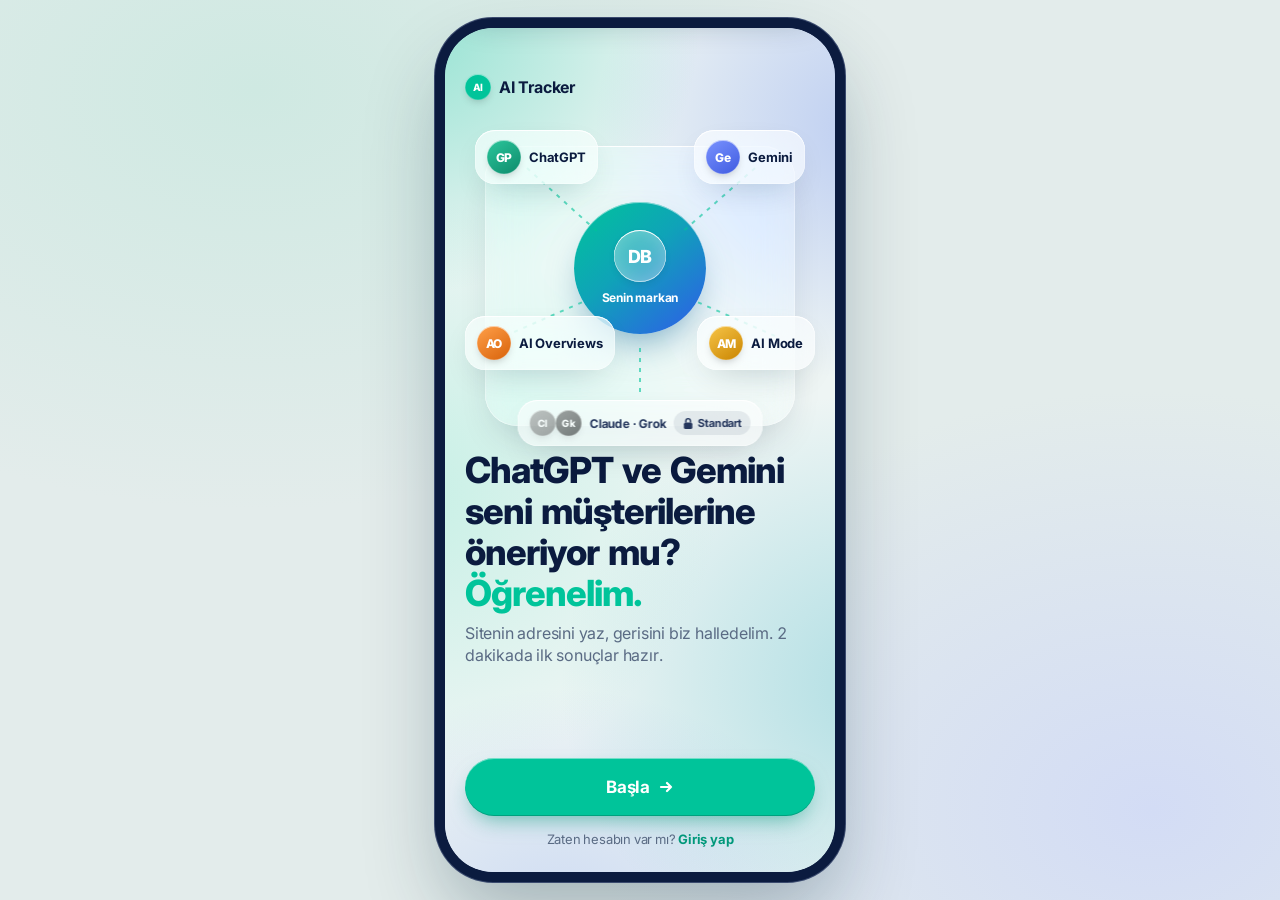
<file: index.html>
<!doctype html>
<html lang="tr">
<head>
<meta charset="utf-8">
<meta name="viewport" content="width=device-width,initial-scale=1,viewport-fit=cover,user-scalable=no">
<title>AI Tracker · Prototip</title>
<meta name="description" content="AI Tracker mobil uygulama prototipi (örnek veri)">
<meta name="theme-color" content="#EEF5F4">
<meta name="apple-mobile-web-app-capable" content="yes">
<meta name="mobile-web-app-capable" content="yes">
<meta name="apple-mobile-web-app-status-bar-style" content="default">
<meta name="apple-mobile-web-app-title" content="AI Tracker">
<meta name="format-detection" content="telephone=no">
<link rel="manifest" href="manifest.webmanifest">
<link rel="apple-touch-icon" href="icons/apple-touch-icon.png">
<link rel="icon" type="image/png" sizes="192x192" href="icons/icon-192.png">
<link rel="preconnect" href="https://fonts.googleapis.com"><link rel="preconnect" href="https://fonts.gstatic.com" crossorigin>
<link href="https://fonts.googleapis.com/css2?family=Inter:wght@400;500;600;700;800&display=swap" rel="stylesheet">
<link rel="stylesheet" href="css/glass.css">
<link rel="stylesheet" href="css/app.css">
</head>
<body>
<div id="app" class="bgfx">
<section class="screen" id="s01"><div class="content" style="padding-top:24px">
 <div class="row" style="gap:8px"><span class="badge xs" style="background:var(--teal)" id="logo">AI</span><b style="font-size:16px" id="logoTxt">AI Tracker</b></div>
 <div style="position:relative;height:330px;margin:16px 0 4px">
  <div style="position:absolute;inset:30px 20px 20px;border-radius:32px;background:rgba(255,255,255,.30);backdrop-filter:blur(20px) saturate(180%);box-shadow:inset 0 1px 0 rgba(255,255,255,.9),inset 0 0 0 .5px rgba(255,255,255,.6),0 20px 40px -20px rgba(6,40,60,.3)"></div>
  <div style="position:absolute;left:50%;top:46%;transform:translate(-50%,-50%);width:132px;height:132px;border-radius:66px;background:var(--g-hero);color:#fff;box-shadow:inset 0 1px 0 rgba(255,255,255,.5),0 18px 36px -12px rgba(15,100,150,.55);display:flex;flex-direction:column;align-items:center;justify-content:center">
   <div class="av" style="width:52px;height:52px;border-radius:26px;background:rgba(255,255,255,.25);color:#fff;font-size:18px">DB</div>
   <div style="font-size:12px;font-weight:700;margin-top:8px">Senin markan</div></div>
  <svg style="position:absolute;inset:0" width="350" height="330"><g stroke="#00C49A" stroke-width="2" stroke-dasharray="4 6" opacity=".6"><line x1="62" y1="52" x2="135" y2="118"/><line x1="290" y1="52" x2="215" y2="118"/><line x1="40" y1="220" x2="120" y2="185"/><line x1="310" y1="220" x2="230" y2="185"/><line x1="175" y1="232" x2="175" y2="282"/></g></svg>
<div style="position:absolute;left:10px;top:14px" class="card row orb"><span class="badge s b-gpt">GP</span><b style="font-size:13px">ChatGPT</b></div>
<div style="position:absolute;right:10px;top:14px" class="card row orb"><span class="badge s b-gem">Ge</span><b style="font-size:13px">Gemini</b></div>
<div style="position:absolute;left:0;top:200px" class="card row orb"><span class="badge s b-gao">AO</span><b style="font-size:13px">AI Overviews</b></div>
<div style="position:absolute;right:0;top:200px" class="card row orb"><span class="badge s b-gam">AM</span><b style="font-size:13px">AI Mode</b></div>
<div style="position:absolute;left:50%;transform:translateX(-50%);bottom:0;white-space:nowrap" class="card row orb lockpill"><span class="badge xs b-cla lockd">Cl</span><span class="badge xs b-grk lockd" style="margin-left:-8px">Gk</span><b style="font-size:12px;color:var(--navy2)">Claude · Grok</b><span class="lkchip"><svg class="lk" width="11" height="13" viewBox="0 0 16 20" fill="none"><rect x="1.5" y="8.5" width="13" height="10" rx="2.5" fill="currentColor"/><path d="M4.5 8.5V6a3.5 3.5 0 017 0v2.5" stroke="currentColor" stroke-width="2.2"/></svg> Standart</span></div>
 </div>
 <h1 style="font-size:36px;line-height:41px">ChatGPT ve Gemini seni müşterilerine öneriyor mu? <span style="color:var(--teal)">Öğrenelim.</span></h1>
 <p class="sub" style="font-size:16px">Sitenin adresini yaz, gerisini biz halledelim. 2 dakikada ilk sonuçlar hazır.</p>
</div>
<div class="bottom"><button class="btn" data-go="s02">Başla <svg width="16" height="16" viewBox="0 0 16 16"><path d="M3 8h10M9 4l4 4-4 4" stroke="currentColor" stroke-width="2.2" fill="none" stroke-linecap="round" stroke-linejoin="round"/></svg></button><p class="small" style="text-align:center;margin-top:14px">Zaten hesabın var mı? <b style="color:var(--teal-d)" data-toast="Giriş prototipte yok — Başla ile devam et">Giriş yap</b></p></div></section>
<section class="screen" id="s02"><div class="content"><div class="nav"><div class="back" data-back><svg width="10" height="16" viewBox="0 0 10 16"><path d="M8 2L2 8l6 6" stroke="#0B1B3F" stroke-width="2.2" fill="none" stroke-linecap="round" stroke-linejoin="round"/></svg></div><div class="steps"><i class="on"></i><i class=""></i><i class=""></i><i class=""></i></div><span class="stepl">1/4</span></div>
 <h2 style="margin-top:16px">Siten hangisi?</h2>
 <p class="sub">Siteni okuyup ne iş yaptığını anlayalım.</p>
 <div class="input" style="margin-top:20px"><svg width="20" height="20" viewBox="0 0 20 20" fill="none"><circle cx="10" cy="10" r="8" stroke="#6B7A90" stroke-width="1.8"/><path d="M2 10h16M10 2c2.5 2.5 2.5 13.5 0 16M10 2c-2.5 2.5-2.5 13.5 0 16" stroke="#6B7A90" stroke-width="1.5"/></svg><input id="siteIn" value="doktorburak.com" inputmode="url" autocapitalize="off" autocorrect="off" spellcheck="false" readonly><span style="margin-left:auto" class="tick" ><span class="tick" style="background:var(--teal)"><svg width="12" height="12" viewBox="0 0 12 12"><path d="M2.5 6.2l2.3 2.3 4.7-5" stroke="#fff" stroke-width="2" fill="none" stroke-linecap="round" stroke-linejoin="round"/></svg></span></span></div>
 <div class="card flat" style="margin-top:16px;padding:16px 18px">
  <div class="lbl" style="margin-bottom:12px">Siteni analiz ettik</div>
  <div class="row small" style="color:var(--navy);margin-bottom:8px"><span class="tick" style="background:var(--teal)"><svg width="12" height="12" viewBox="0 0 12 12"><path d="M2.5 6.2l2.3 2.3 4.7-5" stroke="#fff" stroke-width="2" fill="none" stroke-linecap="round" stroke-linejoin="round"/></svg></span> 14 sayfa okundu</div>
  <div class="row small" style="color:var(--navy);margin-bottom:8px"><span class="tick" style="background:var(--teal)"><svg width="12" height="12" viewBox="0 0 12 12"><path d="M2.5 6.2l2.3 2.3 4.7-5" stroke="#fff" stroke-width="2" fill="none" stroke-linecap="round" stroke-linejoin="round"/></svg></span> Hizmetler ve konum bulundu</div>
  <div class="row small" style="color:var(--navy)"><span class="tick" style="background:var(--teal)"><svg width="12" height="12" viewBox="0 0 12 12"><path d="M2.5 6.2l2.3 2.3 4.7-5" stroke="#fff" stroke-width="2" fill="none" stroke-linecap="round" stroke-linejoin="round"/></svg></span> Google Haritalar kaydı eşleşti</div>
  <div class="row small detect" style="color:var(--navy);margin-top:8px"><span class="tick" style="background:var(--teal)"><svg width="12" height="12" viewBox="0 0 12 12"><path d="M2.5 6.2l2.3 2.3 4.7-5" stroke="#fff" stroke-width="2" fill="none" stroke-linecap="round" stroke-linejoin="round"/></svg></span> <span><b class="catName">Diş hekimi</b> olarak algıladık</span><a class="chg" data-act="cat-open" id="catChg">Değiştir</a></div>
 </div>
 <div class="hl teal" style="margin-top:14px;padding:18px">
  <div class="row"><div class="av" style="background:rgba(255,255,255,.25);color:#fff">DB</div><div><b style="font-size:15px"><span class="who">Dt. Burak</span> · <span class="siteName">doktorburak.com</span></b><div class="small" style="color:rgba(255,255,255,.85)">Kadıköy, İstanbul</div></div></div>
  <p style="font-size:21px;line-height:27px;font-weight:700;letter-spacing:-.5px;margin:14px 0 12px" id="catDesc">İmplant ve estetik diş yapan Kadıköy'de bir diş hekimisin, doğru mu?</p>
  <div style="display:flex;flex-wrap:wrap;gap:6px;margin-bottom:16px" id="catTags"></div>
  <div style="display:flex;gap:10px"><button class="btn sm white" style="flex:1;height:50px" data-go="s03">Evet, doğru</button><button class="btn sm" style="flex:1;height:50px;background:rgba(255,255,255,.22);backdrop-filter:blur(14px) saturate(180%);box-shadow:inset 0 1px 0 rgba(255,255,255,.55),inset 0 0 0 .5px rgba(255,255,255,.35),0 4px 12px -4px rgba(0,0,0,.25)" data-act="edit-site">Düzelt</button></div>
 </div>
</div></section>
<section class="screen" id="s03"><div class="content"><div class="nav"><div class="back" data-back><svg width="10" height="16" viewBox="0 0 10 16"><path d="M8 2L2 8l6 6" stroke="#0B1B3F" stroke-width="2.2" fill="none" stroke-linecap="round" stroke-linejoin="round"/></svg></div><div class="steps"><i class="on"></i><i class="on"></i><i class=""></i><i class=""></i></div><span class="stepl">2/4</span></div>
 <h2 style="margin-top:16px" id="compTitle">3 rakip bulduk</h2>
 <p class="sub">Seni bunlarla kıyaslayacağız. Yanlış olanı çıkar, eksik olanı ekle.</p>
 <div class="card list" style="margin-top:20px;padding:4px 16px" id="compList"></div>
 <button class="btn ghost" style="margin-top:12px;color:var(--teal-d)" data-act="add-comp"><svg width="16" height="16" viewBox="0 0 16 16"><path d="M8 3v10M3 8h10" stroke="currentColor" stroke-width="2.2" stroke-linecap="round"/></svg> Rakip ekle</button>
 <div class="card row flat" style="margin-top:16px;align-items:flex-start"><span class="badge xs" style="background:var(--teal)">i</span><p class="small" style="color:var(--navy2)">Rakipleri, AI'ın Kadıköy'de en sık önerdiği <span class="compNoun">kliniklerden</span> seçtik. İsimler örnek amaçlıdır.</p></div>
</div>
<div class="bottom"><button class="btn" data-go="s04">Devam et</button></div></section>
<section class="screen" id="s04"><div class="content"><div class="nav"><div class="back" data-back><svg width="10" height="16" viewBox="0 0 10 16"><path d="M8 2L2 8l6 6" stroke="#0B1B3F" stroke-width="2.2" fill="none" stroke-linecap="round" stroke-linejoin="round"/></svg></div><div class="steps"><i class="on"></i><i class="on"></i><i class="on"></i><i class=""></i></div><span class="stepl">3/4</span></div>
 <h2 style="margin-top:16px"><span class="audP">Hastalar</span> AI'a şunları soruyor</h2>
 <p class="sub" id="qSub">Bu 10 konuyu her hafta 4 platformda soracağız.</p>
 <div style="display:flex;flex-wrap:wrap;gap:7px;margin-top:16px" id="chipWrap"><span id="chipEnd"></span>
 <div data-act="add-q" style="cursor:pointer;display:inline-flex;align-items:center;gap:6px;height:38px;padding:0 14px;border-radius:20px;border:1.5px dashed var(--teal);color:var(--teal-d);background:rgba(255,255,255,.3);font-size:14px;font-weight:700"><svg width="16" height="16" viewBox="0 0 16 16"><path d="M8 3v10M3 8h10" stroke="currentColor" stroke-width="2.2" stroke-linecap="round"/></svg> Soru ekle</div></div>
</div>
<div class="bottom"><div class="small" style="text-align:center;margin-bottom:12px" id="qFoot"></div><button class="btn" data-act="start-scan">Taramayı başlat</button></div></section>
<section class="screen" id="s05"><div class="content">
 <div class="nav"><span></span><span class="x" style="width:36px;height:36px;border-radius:18px" data-act="skip-scan"><svg width="12" height="12" viewBox="0 0 12 12"><path d="M3 3l6 6M9 3l-6 6" stroke="#6B7A90" stroke-width="1.8" stroke-linecap="round"/></svg></span></div>
 <div style="display:flex;justify-content:center;margin:0 0 10px"><div id="ring" style="width:92px;height:92px;border-radius:46px;background:conic-gradient(var(--teal) 0 0%,rgba(255,255,255,.6) 0% 100%);display:flex;align-items:center;justify-content:center"><div style="width:76px;height:76px;border-radius:38px;background:#F7FBFA;box-shadow:var(--rim),0 4px 12px -4px rgba(6,40,60,.2);display:flex;flex-direction:column;align-items:center;justify-content:center"><b style="font-size:28px;letter-spacing:-1.2px;font-weight:800" id="ringN">0</b><span class="small" style="font-size:11px" id="ringT">/ 100 soru</span></div></div></div>
 <h2 style="text-align:center">AI'a soruyoruz…</h2>
 <p class="sub" style="text-align:center">Her platforma <span class="audG">hastaların</span> sorduğu gibi soruyoruz. Bu birkaç dakika sürebilir.</p>
 <div style="display:flex;flex-direction:column;gap:6px;margin-top:12px" id="scanList"></div>
</div>
<div class="bottom"><div class="card row flat" style="margin-bottom:12px;padding:12px 16px;border-radius:999px"><svg width="22" height="22" viewBox="0 0 22 22" fill="none"><path d="M11 3a5.5 5.5 0 00-5.5 5.5v3.5L4 15h14l-1.5-3V8.5A5.5 5.5 0 0011 3zM9 18a2 2 0 004 0" stroke="#0B1B3F" stroke-width="1.8" stroke-linejoin="round"/></svg><span style="font-size:14px;font-weight:600">Hazır olunca sana bildirim göndereceğiz</span></div><button class="btn ghost" data-act="skip-scan" id="scanBtn">Kapat, bildirim bekle</button></div></section>
<section class="screen" id="s06"><div class="content dockpad" style="padding-top:4px">
 <div class="row" style="justify-content:space-between;height:52px"><div><div class="small" style="font-size:14px">Merhaba <span class="who">Dt. Burak</span> 👋</div><b style="font-size:22px;letter-spacing:-.6px" class="siteName">doktorburak.com</b></div><div class="av" style="width:44px;height:44px;border-radius:22px;background:var(--g-hero);color:#fff;cursor:pointer" data-act="settings" aria-label="Ayarlar">DB</div></div>
 <div class="hl teal" style="margin-top:12px;padding:20px">
  <div class="row" style="justify-content:space-between"><span class="gp">✦ AI görünürlüğün</span><span class="gp" id="visD">▲ +4 bu hafta</span></div>
  <div class="row" style="gap:18px;margin-top:16px">
   <div style="width:116px;height:116px;border-radius:58px;position:relative;flex:none;background:rgba(255,255,255,.16);backdrop-filter:blur(14px);box-shadow:inset 0 1px 0 rgba(255,255,255,.5),inset 0 0 0 .5px rgba(255,255,255,.3)"><div id="visRing" style="position:absolute;inset:0;border-radius:58px;background:conic-gradient(#fff 0 23%,rgba(255,255,255,.18) 23% 100%);-webkit-mask:radial-gradient(farthest-side,transparent calc(100% - 10px),#000 calc(100% - 9px))"></div><div style="position:absolute;inset:0;display:flex;align-items:center;justify-content:center"><b style="font-family:'SF Pro Display',-apple-system,'Inter',system-ui,sans-serif;font-size:40px;font-weight:800;letter-spacing:-2px" id="visN">%23</b></div></div>
   <div><p style="font-size:20px;line-height:25px;font-weight:700;letter-spacing:-.5px">Her 100 aramadan <span style="color:#C9FFEF" id="visK">23</span> tanesinde öneriliyorsun</p><p style="font-size:12px;opacity:.85;margin-top:6px" id="visPrev">Geçen hafta %19</p></div>
  </div>
 <div class="ms"><div class="mi tap" data-act="ms-info" data-m="name"><span class="mk">👤</span><div><b id="msName">%0</b><span>Adın geçiyor</span></div></div><div class="mi tap" data-act="ms-info" data-m="link"><span class="mk">🔗</span><div><b id="msLink">%0</b><span>Siten kaynak</span></div></div></div><p class="wnote">⚖︎ Arama hacmine göre ağırlıklı</p>
 </div>
 <div class="card row tap" style="margin-top:12px;padding:14px 18px" data-tab="s08"><div class="av" style="background:linear-gradient(145deg,#FFD27A,#F5B83D);color:#fff;font-size:22px;font-weight:800">3.</div><div style="flex:1"><b style="font-size:16px">Rakipler arasında 3. sıradasın</b><div class="small">Önünde: <span class="cn0">Moda Diş Kliniği</span>, <span class="cn1">Dt. Selin Aydın</span></div></div><svg width="8" height="14" viewBox="0 0 8 14"><path d="M1.5 1.5L6.5 7l-5 5.5" stroke="#9AA6B8" stroke-width="2" fill="none" stroke-linecap="round" stroke-linejoin="round"/></svg></div>
 <div class="card row tap" style="margin-top:10px;padding:14px 18px" data-tab="s09" id="todoEntry"><div class="av" style="background:linear-gradient(145deg,#FF7A7A,#E5484D);color:#fff;font-size:20px;font-weight:800" id="todoRed">0</div><div style="flex:1;min-width:0"><b style="font-size:16px">Ne yapmalıyım?</b><div class="small" id="todoSub">Acil adımlar</div></div><svg width="8" height="14" viewBox="0 0 8 14"><path d="M1.5 1.5L6.5 7l-5 5.5" stroke="#9AA6B8" stroke-width="2" fill="none" stroke-linecap="round" stroke-linejoin="round"/></svg></div>
 <div class="sec-t" style="margin:18px 4px 10px"><h3>Platformlar</h3><a data-act="plat" data-p="">Tümü</a></div>
 <div style="display:grid;grid-template-columns:1fr 1fr;gap:10px">
  <div class="card tap" style="padding:14px" data-act="plat" data-p="gpt"><div class="row" style="justify-content:space-between"><span class="badge s b-gpt">GP</span><span id="pc-gpt"><span class="chip c-y"><span class="dot d-y"></span>Orta</span></span></div><div class="small" style="margin-top:8px;font-size:11px;font-weight:700;letter-spacing:.3px">OPENAI</div><b style="font-size:15px;display:block">ChatGPT</b><div class="small" style="margin-top:2px" id="pv-gpt">23 soruda öneriyor</div></div><div class="card tap" style="padding:14px" data-act="plat" data-p="gem"><div class="row" style="justify-content:space-between"><span class="badge s b-gem">Ge</span><span id="pc-gem"><span class="chip c-g"><span class="dot d-g"></span>İyi</span></span></div><div class="small" style="margin-top:8px;font-size:11px;font-weight:700;letter-spacing:.3px">GOOGLE</div><b style="font-size:15px;display:block">Gemini</b><div class="small" style="margin-top:2px" id="pv-gem">41 soruda öneriyor</div></div><div class="card tap" style="padding:14px" data-act="plat" data-p="gao"><div class="row" style="justify-content:space-between"><span class="badge s b-gao">AO</span><span id="pc-gao"><span class="chip c-r"><span class="dot d-r"></span>Zayıf</span></span></div><div class="small" style="margin-top:8px;font-size:11px;font-weight:700;letter-spacing:.3px">GOOGLE</div><b style="font-size:15px;display:block">AI Overviews</b><div class="small" style="margin-top:2px" id="pv-gao">11 soruda öneriyor</div></div><div class="card tap" style="padding:14px" data-act="plat" data-p="gam"><div class="row" style="justify-content:space-between"><span class="badge s b-gam">AM</span><span id="pc-gam"><span class="chip c-y"><span class="dot d-y"></span>Orta</span></span></div><div class="small" style="margin-top:8px;font-size:11px;font-weight:700;letter-spacing:.3px">GOOGLE</div><b style="font-size:15px;display:block">AI Mode</b><div class="small" style="margin-top:2px" id="pv-gam">29 soruda öneriyor</div></div><div class="card pwide tap locked" style="padding:14px;grid-column:1 / -1" data-act="locked"><div class="row" style="gap:12px"><span class="badge s b-cla lockd">Cl</span><span class="badge s b-grk lockd" style="margin-left:-20px">Gk</span><div style="flex:1;min-width:0"><b style="font-size:15px;display:block">Claude ve Grok</b><div class="small" style="margin-top:2px">Standart'ta açılır</div></div><span class="lkchip"><svg class="lk" width="11" height="13" viewBox="0 0 16 20" fill="none"><rect x="1.5" y="8.5" width="13" height="10" rx="2.5" fill="currentColor"/><path d="M4.5 8.5V6a3.5 3.5 0 017 0v2.5" stroke="currentColor" stroke-width="2.2"/></svg> Kilitli</span></div></div>
 </div>
<p class="small" style="text-align:center;margin:14px 0 4px;opacity:.8">Sayılar ve isimler örnek veridir.</p></div></section>
<section class="screen" id="sQ"><div class="content dockpad" style="padding-top:4px">
 <div class="row" style="justify-content:space-between;height:44px"><h2>Sorular</h2><span class="chip c-n tap" style="height:32px;padding:0 12px;font-size:13px" data-act="add-q-main">+ Soru ekle</span></div>
 <p class="sub" style="margin-top:4px" id="qlSub"></p>
 <div class="row" style="justify-content:space-between;margin-top:8px"><span class="small" id="sortNote">Öneme göre sıralı · aylık Google araması</span><span class="chip c-n tap" style="height:30px;padding:0 11px;font-size:12px" data-act="sort" id="sortBtn">Sırala: Önem ▾</span></div>
 <div class="pfil" id="pfil"></div>
 <div class="card list" style="margin-top:12px;padding:2px 16px" id="qList"></div>
 <p class="small" style="text-align:center;margin:14px 0 4px;opacity:.8">Sonuçlar örnek veridir.</p>
</div></section>
<section class="screen" id="s07"><div class="content dockpad" style="padding-top:0">
 <div class="nav"><div class="back" data-back><svg width="10" height="16" viewBox="0 0 10 16"><path d="M8 2L2 8l6 6" stroke="#0B1B3F" stroke-width="2.2" fill="none" stroke-linecap="round" stroke-linejoin="round"/></svg></div><b style="font-size:17px">Soru detayı</b><span style="width:40px"></span></div>
 <div class="lbl" style="margin-top:8px"><span class="audG">Hastaların</span> sorusu</div>
 <h2 style="font-size:25px;line-height:30px;margin-top:4px;letter-spacing:-.7px" id="qdTitle">“Kadıköy'de en iyi diş hekimi kim?”</h2>
 <div class="row" style="gap:6px;margin-top:8px;flex-wrap:wrap" id="qdMeta"></div>
 <div id="qdHero"></div>
 <div class="card list" style="margin-top:10px;padding:0 16px" id="qdList"></div>
 <div style="display:grid;grid-template-columns:1fr 1fr;gap:10px;margin-top:10px">
  <div class="card" style="padding:12px 16px;border-radius:24px"><div class="lbl" style="font-size:11px">Algı</div><div style="display:flex;flex-direction:column;gap:5px;margin-top:8px;font-size:13px;font-weight:600"><span class="row" style="gap:6px"><span class="dot d-g"></span>Olumlu<b style="margin-left:auto">2</b></span><span class="row" style="gap:6px"><span class="dot" style="background:#C9D2DE"></span>Olumsuz<b style="margin-left:auto">0</b></span><span class="row" style="gap:6px"><span class="dot d-r"></span>Yanlış bilgi<b style="margin-left:auto">1</b></span></div></div>
  <div class="card" style="padding:12px 14px;border-radius:24px"><div class="lbl" style="font-size:11px">Kaynaklar</div><div style="display:flex;flex-wrap:wrap;gap:5px;margin-top:8px"><span class="chip c-n" style="font-size:11px;height:24px">Google Haritalar</span><span class="chip c-n" style="font-size:11px;height:24px" class="dir">Doktortakvimi</span><span class="chip c-n" style="font-size:11px;height:24px">Şikayetvar</span></div></div>
 </div>
</div></section>
<section class="screen" id="s08"><div class="content dockpad" style="padding-top:4px">
 <div class="row" style="justify-content:space-between;height:44px"><h2>Rakipler</h2><span class="chip c-n tap" style="height:32px;padding:0 12px;font-size:13px" data-act="period" id="period">Son 7 gün ▾</span></div>
 <div class="card" style="margin-top:12px">
  <div class="small" style="font-weight:600">AI önerilerindeki ses payın</div>
  <div class="row" style="align-items:baseline;gap:8px;margin:0 0 10px"><b style="font-family:'SF Pro Display',-apple-system,'Inter',system-ui,sans-serif;font-size:56px;line-height:60px;font-weight:800;letter-spacing:-2.5px;background:var(--g-hero);-webkit-background-clip:text;color:transparent">%15</b><span style="font-size:18px;font-weight:700">payın var</span><span class="chip c-g" style="margin-left:auto">▲ +3</span></div>
  <div style="margin-bottom:6px"><div class="row" style="justify-content:space-between;font-size:14px;font-weight:600;margin-bottom:6px;color:var(--navy)"><span><span class="cn0">Moda Diş Kliniği</span></span><span>%34</span></div><div class="bar"><i style="width:100.0%;background:linear-gradient(90deg,#24365C,#0B1B3F)"></i></div></div><div style="margin-bottom:6px"><div class="row" style="justify-content:space-between;font-size:14px;font-weight:600;margin-bottom:6px;color:var(--navy)"><span><span class="cn1">Dt. Selin Aydın</span></span><span>%27</span></div><div class="bar"><i style="width:79.41176470588235%;background:linear-gradient(90deg,#8494B3,#5B6E8F)"></i></div></div><div style="margin-bottom:6px"><div class="row" style="justify-content:space-between;font-size:14px;font-weight:800;margin-bottom:6px;color:var(--teal-d)"><span>Sen · doktorburak.com</span><span>%15</span></div><div class="bar"><i style="width:44.11764705882353%;background:var(--g-hero)"></i></div></div><div style="margin-bottom:6px"><div class="row" style="justify-content:space-between;font-size:14px;font-weight:600;margin-bottom:6px;color:var(--navy)"><span><span class="cn2">Kadıköy Gülüş Merkezi</span></span><span>%12</span></div><div class="bar"><i style="width:35.294117647058826%;background:#A9B5C7"></i></div></div><div style="margin-bottom:6px"><div class="row" style="justify-content:space-between;font-size:14px;font-weight:600;margin-bottom:6px;color:var(--navy)"><span>Diğer</span><span>%12</span></div><div class="bar"><i style="width:35.294117647058826%;background:#CDD5E0"></i></div></div>
 </div>
 <div class="sec-t" style="margin:16px 4px 8px"><h3>Sıralama</h3><span class="small">Hacme göre ağırlıklı</span></div>
 <div class="card list rk" style="padding:4px 16px"><div class="rkh"><span style="flex:1">İsim</span><span class="c">Adı geçiyor</span><span class="c">Kaynak</span></div><div id="rankList"></div></div>
<p class="small" style="text-align:center;margin:14px 0 4px;opacity:.8">Örnek veri</p></div></section>
<section class="screen" id="s09"><div class="content dockpad" style="padding-top:4px">
 <div style="height:48px;display:flex;align-items:center"><h2>Ne yapmalıyım?</h2></div>
 <p class="sub" style="margin-top:0" id="todoIntro">Önce kırmızılar: en çok aranan sorulardan başladık.</p>
 <div class="pfil" id="tfil"></div>
 <div id="todoList" style="display:flex;flex-direction:column;gap:10px;margin-top:10px"></div>
 <p class="small" style="text-align:center;margin:14px 0 4px;opacity:.8">Öneriler örnek veriye dayanır.</p>
</div></section>
<section class="screen lock" id="s10" style="background:radial-gradient(300px 300px at 15% 18%,rgba(0,230,180,.85),transparent 70%),radial-gradient(320px 320px at 95% 40%,rgba(47,91,234,.9),transparent 70%),radial-gradient(360px 360px at 20% 85%,rgba(15,163,184,.9),transparent 70%),radial-gradient(300px 300px at 90% 100%,rgba(120,230,200,.7),transparent 70%),#0B1B3F"><div class="content" style="color:#fff;align-items:center;padding-top:6px">
 <svg width="16" height="20" viewBox="0 0 16 20" fill="none"><rect x="1.5" y="8.5" width="13" height="10" rx="2.5" fill="#fff"/><path d="M4.5 8.5V6a3.5 3.5 0 017 0v2.5" stroke="#fff" stroke-width="2"/></svg>
 <div style="font-size:18px;font-weight:600;margin-top:6px;opacity:.9" id="lsDate">Perşembe 29 Ekim</div>
 <div style="font-family:'SF Pro Display',-apple-system,'Inter',system-ui,sans-serif;font-size:104px;font-weight:700;line-height:108px;letter-spacing:-4px" id="lsTime">9:41</div>
 <div style="width:100%;display:flex;flex-direction:column;gap:8px;margin-top:28px">
  <div style="font-size:13px;font-weight:600;opacity:.75;padding-left:6px">Bildirim Merkezi</div>
  <div class="tap" data-ntf="s06" style="background:rgba(255,255,255,.58);backdrop-filter:blur(26px) saturate(180%);-webkit-backdrop-filter:blur(26px) saturate(180%);box-shadow:inset 0 1px 0 rgba(255,255,255,.7),inset 0 0 0 .5px rgba(255,255,255,.4),0 10px 24px -12px rgba(0,0,0,.35);border-radius:26px;padding:12px 14px;display:flex;gap:10px;align-items:flex-start">
<span class="badge s" style="background:var(--g-hero);border-radius:10px;font-size:11px">AI</span>
<div style="flex:1;min-width:0"><div class="row" style="justify-content:space-between"><b style="font-size:14px">AI Tracker</b><span style="font-size:12px;color:rgba(11,27,63,.65)">şimdi</span></div>
<p style="font-size:14px;line-height:19px;color:var(--navy);margin-top:2px">🎉 Bu hafta ChatGPT seni 2 soruda daha önerdi. Toplamda 23 soruda öneriliyorsun.</p></div></div>
  <div class="tap" data-ntf="s08" style="background:rgba(255,255,255,.58);backdrop-filter:blur(26px) saturate(180%);-webkit-backdrop-filter:blur(26px) saturate(180%);box-shadow:inset 0 1px 0 rgba(255,255,255,.7),inset 0 0 0 .5px rgba(255,255,255,.4),0 10px 24px -12px rgba(0,0,0,.35);border-radius:26px;padding:12px 14px;display:flex;gap:10px;align-items:flex-start">
<span class="badge s" style="background:var(--g-hero);border-radius:10px;font-size:11px">AI</span>
<div style="flex:1;min-width:0"><div class="row" style="justify-content:space-between"><b style="font-size:14px">AI Tracker</b><span style="font-size:12px;color:rgba(11,27,63,.65)">2 sa önce</span></div>
<p style="font-size:14px;line-height:19px;color:var(--navy);margin-top:2px">⚠️ Rakibin <span class="cn0">Moda Diş Kliniği</span> seni geçti: “<span class="q1">İmplant için kime gitmeliyim</span>” sorusunda 1. sırada.</p></div></div>
  <div class="tap" data-ntf="s07:0" style="background:rgba(255,255,255,.58);backdrop-filter:blur(26px) saturate(180%);-webkit-backdrop-filter:blur(26px) saturate(180%);box-shadow:inset 0 1px 0 rgba(255,255,255,.7),inset 0 0 0 .5px rgba(255,255,255,.4),0 10px 24px -12px rgba(0,0,0,.35);border-radius:26px;padding:12px 14px;display:flex;gap:10px;align-items:flex-start">
<span class="badge s" style="background:var(--g-hero);border-radius:10px;font-size:11px">AI</span>
<div style="flex:1;min-width:0"><div class="row" style="justify-content:space-between"><b style="font-size:14px">AI Tracker</b><span style="font-size:12px;color:rgba(11,27,63,.65)">dün</span></div>
<p style="font-size:14px;line-height:19px;color:var(--navy);margin-top:2px">📍 AI eski adresini söylüyor — düzeltmek için dokun.</p></div></div>
  <div class="tap" data-ntf="s06" style="background:rgba(255,255,255,.58);backdrop-filter:blur(26px) saturate(180%);-webkit-backdrop-filter:blur(26px) saturate(180%);box-shadow:inset 0 1px 0 rgba(255,255,255,.7),inset 0 0 0 .5px rgba(255,255,255,.4),0 10px 24px -12px rgba(0,0,0,.35);border-radius:26px;padding:12px 14px;display:flex;gap:10px;align-items:flex-start">
<span class="badge s" style="background:var(--g-hero);border-radius:10px;font-size:11px">AI</span>
<div style="flex:1;min-width:0"><div class="row" style="justify-content:space-between"><b style="font-size:14px">AI Tracker</b><span style="font-size:12px;color:rgba(11,27,63,.65)">Pzt</span></div>
<p style="font-size:14px;line-height:19px;color:var(--navy);margin-top:2px">Haftalık özetin hazır: görünürlüğün <span class="vPrev">%19</span> → <span class="vNow">%23</span>. Google AI Mode’da ilk kez 3. sıraya çıktın.</p></div></div>
 </div>
</div>
<div class="ls-foot"><button class="ls-close" data-act="close-ntf">Kapat</button><div class="small" style="color:rgba(255,255,255,.7);margin-top:10px">Bildirimler örnektir · dokununca ilgili ekran açılır</div></div></section>
<div class="edge" id="edge"></div><div class="dock"><div class="gbar"><div class="gt" data-tab="s06"><svg viewBox="0 0 26 26" fill="none"><path d="M4 11.5L13 4l9 7.5V21a1 1 0 01-1 1h-5v-6h-6v6H5a1 1 0 01-1-1z" stroke="currentColor" stroke-width="2" stroke-linejoin="round" fill="rgba(0,196,154,.18)"/></svg><span>Ana sayfa</span></div><div class="gt" data-tab="sQ"><svg viewBox="0 0 26 26" fill="none"><path d="M5 6.5A2.5 2.5 0 017.5 4h11A2.5 2.5 0 0121 6.5v8a2.5 2.5 0 01-2.5 2.5H11l-5 4v-4.2A2.5 2.5 0 015 14.5z" stroke="currentColor" stroke-width="2" stroke-linejoin="round" /></svg><span>Sorular</span></div><div class="gt" data-tab="s08"><svg viewBox="0 0 26 26" fill="none"><rect x="4" y="13" width="4.5" height="9" rx="1.2" stroke="currentColor" stroke-width="2" /><rect x="10.75" y="5" width="4.5" height="17" rx="1.2" stroke="currentColor" stroke-width="2" /><rect x="17.5" y="9" width="4.5" height="13" rx="1.2" stroke="currentColor" stroke-width="2" /></svg><span>Rakipler</span></div><div class="gt" data-tab="s09"><svg viewBox="0 0 26 26" fill="none"><path d="M13 3.5a6.5 6.5 0 00-3.9 11.7c.6.5.9 1.1.9 1.8v.5h6V17c0-.7.3-1.3.9-1.8A6.5 6.5 0 0013 3.5z" stroke="currentColor" stroke-width="2" stroke-linejoin="round" /><path d="M10.5 21h5" stroke="currentColor" stroke-width="2" stroke-linecap="round"/></svg><span>Öneriler</span></div></div><div class="gbtn" data-act="open-ntf" aria-label="Bildirimler"><svg width="24" height="24" viewBox="0 0 22 22" fill="none"><path d="M11 3a5.5 5.5 0 00-5.5 5.5v3.5L4 15h14l-1.5-3V8.5A5.5 5.5 0 0011 3zM9 18a2 2 0 004 0" stroke="currentColor" stroke-width="1.9" stroke-linejoin="round"/></svg><i></i></div></div>
<div id="banner" class="banner" data-act="banner"><span class="badge s" style="background:var(--g-hero);border-radius:10px;font-size:11px">AI</span><div><b style="font-size:14px">Sonuçların hazır</b><div class="small" style="color:var(--navy2)" id="bannerT">Her 100 aramadan 23 tanesinde öneriliyorsun (örnek)</div></div></div>
<div id="toast" class="toast"></div>
<div id="catSheet" class="sheet-wrap"><div class="sheet card catsheet"><div class="grab"></div><b style="font-size:19px;letter-spacing:-.4px">Ne iş yapıyorsun?</b><p class="small" style="margin:4px 0 10px">Siteni okuyup tahmin ettik. Yanlışsa seç; soru önerilerini buna göre hazırlarız.</p><div class="lbl" style="margin:6px 2px 6px">Sağlık</div><div class="card list catlist" id="catH"></div><div class="lbl" style="margin:14px 2px 6px">Diğer işler</div><div class="card list catlist" id="catG"></div><button class="btn ghost" style="margin-top:12px" data-act="cat-close">Kapat</button></div></div>
<div id="sheet" class="sheet-wrap"><div class="sheet card"><b style="font-size:17px">Prototip ayarları</b><p class="small" style="margin:6px 0 14px">Bu bir tıklanabilir prototip; tüm veriler örnektir.</p><button class="btn" data-act="reset">Baştan başla</button><button class="btn ghost" style="margin-top:10px" data-act="close-sheet">Kapat</button></div></div>
</div>
<script src="js/app.js"></script>
</body>
</html>
</file>
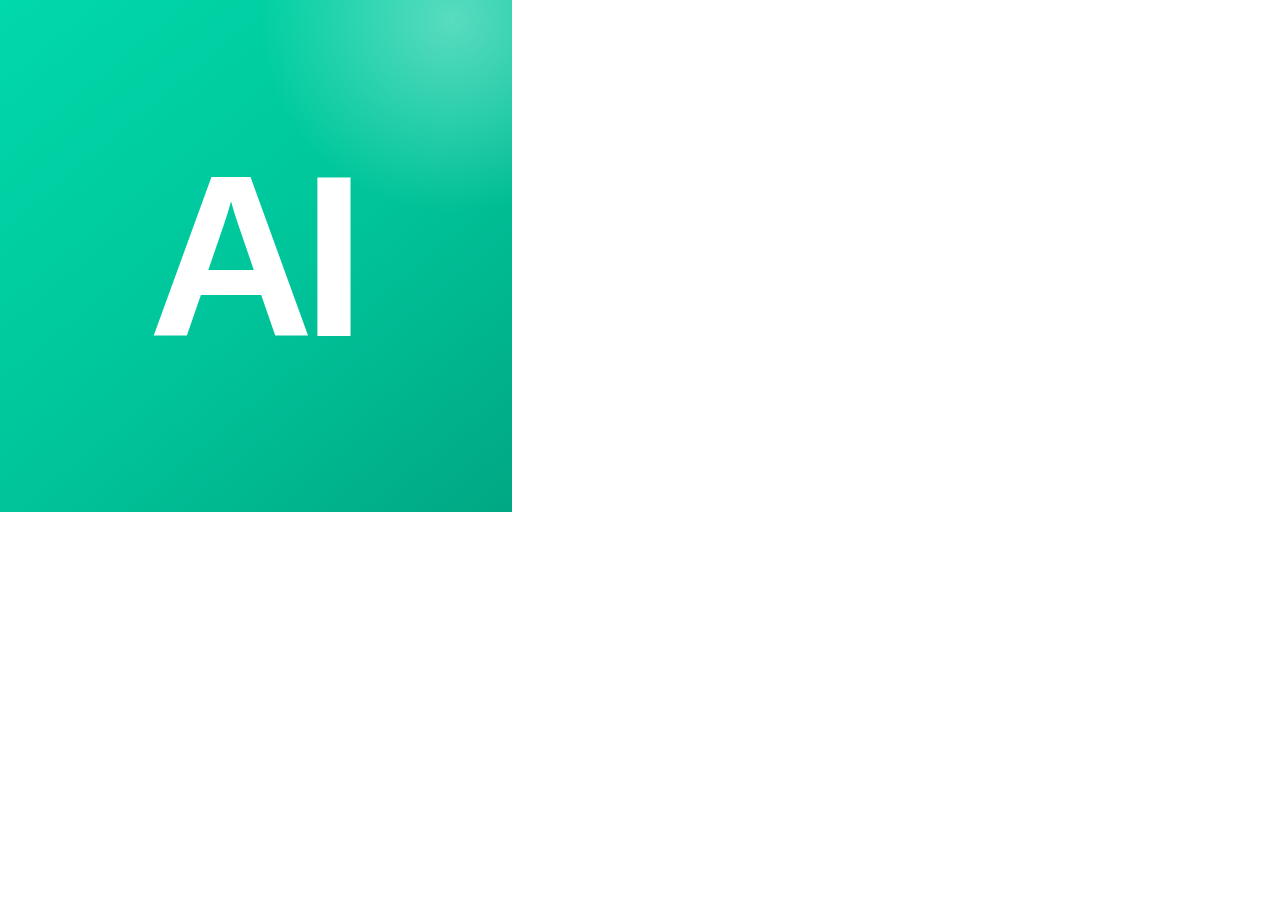
<file: src/icon.html>
<html><body style="margin:0"><div id="i" style="width:512px;height:512px;background:linear-gradient(140deg,#00D9AA 0%,#00C49A 55%,#00A884 100%);display:flex;align-items:center;justify-content:center;position:relative;overflow:hidden;font-family:Inter,Arial,sans-serif">
<div style="position:absolute;width:420px;height:420px;border-radius:50%;right:-150px;top:-190px;background:radial-gradient(circle,rgba(255,255,255,.35),transparent 65%)"></div>
<span style="color:#fff;font-weight:800;font-size:230px;letter-spacing:-12px;position:relative;margin-left:-10px">AI</span></div></body></html>
</file>
<file: css/glass.css>
/* AI Tracker · iOS 26 Liquid Glass */
:root{--teal:#00C49A;--teal-d:#00987A;--teal-l:rgba(0,196,154,.16);--navy:#0B1B3F;--navy2:#24365C;--mut:#5A6B84;
--yel:#F5B83D;--yel-l:rgba(245,184,61,.20);--red:#EF5B5B;--red-l:rgba(239,91,91,.16);
--surf:rgba(255,255,255,.55);--bd:rgba(11,27,63,.08);
--gpt:#10A37F;--gem:#4C6EF5;--cla:#D97757;--grk:#111111;--gai:#E8710A;
--glass:rgba(255,255,255,.46);--glass-strong:rgba(255,255,255,.72);--blur:blur(22px) saturate(190%);
--rim:inset 0 1px 0 rgba(255,255,255,.95),inset 0 -1px 0 rgba(255,255,255,.35),inset 0 0 0 .5px rgba(255,255,255,.6),inset 0 0 18px rgba(255,255,255,.22);
--lift:0 10px 30px -10px rgba(6,40,60,.26),0 2px 6px rgba(6,40,60,.07);
--g-hero:linear-gradient(140deg,#00C49A 0%,#0FA3B8 45%,#2F5BEA 100%);
--g-red:linear-gradient(140deg,#FF7A6B 0%,#EF5B5B 45%,#C2346E 100%);
--g-navy:linear-gradient(150deg,#13284F 0%,#0B1B3F 55%,#00876C 130%);}
*{box-sizing:border-box;margin:0;padding:0}
html,body{font-family:"SF Pro Text","SF Pro Display",-apple-system,"Inter",system-ui,sans-serif;color:var(--navy);-webkit-font-smoothing:antialiased;letter-spacing:-.2px;font-variant-numeric:tabular-nums}
body.single{width:390px;height:844px;overflow:hidden}
.bgfx,.phone{background:
 radial-gradient(420px 380px at -10% 0%,rgba(0,196,154,.38),transparent 70%),
 radial-gradient(400px 360px at 110% 12%,rgba(47,91,234,.26),transparent 70%),
 radial-gradient(460px 420px at -12% 55%,rgba(120,230,200,.34),transparent 70%),
 radial-gradient(460px 420px at 112% 78%,rgba(15,163,184,.28),transparent 70%),
 radial-gradient(420px 360px at 30% 108%,rgba(47,91,234,.18),transparent 70%),
 #EEF5F4}
.phone{width:390px;height:844px;position:relative;overflow:hidden;display:flex;flex-direction:column}
.sb{height:54px;flex:none;display:flex;align-items:center;justify-content:space-between;padding:8px 30px 0 40px;font-weight:600;font-size:17px;letter-spacing:-.3px;position:relative;z-index:30}
.sb .ic{display:flex;gap:6px;align-items:center}
.hi{position:absolute;bottom:8px;left:50%;transform:translateX(-50%);width:134px;height:5px;border-radius:3px;background:var(--navy);z-index:50}
.hi.light{background:#fff}
.content{flex:1;padding:6px 20px 0;overflow:hidden;display:flex;flex-direction:column}
.content.dockpad{padding-bottom:112px}
.nav{display:flex;align-items:center;justify-content:space-between;height:44px;flex:none}
.back,.x{background:var(--glass);backdrop-filter:var(--blur);-webkit-backdrop-filter:var(--blur);box-shadow:var(--rim),0 4px 12px -4px rgba(6,40,60,.22)}
.back{width:40px;height:40px;border-radius:20px;display:flex;align-items:center;justify-content:center}
.steps{display:flex;gap:6px;padding:8px 12px;border-radius:999px;background:var(--glass);backdrop-filter:var(--blur);box-shadow:var(--rim)}
.steps i{width:22px;height:5px;border-radius:3px;background:rgba(11,27,63,.12)}.steps i.on{background:var(--teal)}
.stepl{font-size:14px;color:var(--mut);font-weight:600}
h1{font-family:"SF Pro Display",-apple-system,"Inter",system-ui,sans-serif;font-size:34px;line-height:39px;font-weight:800;letter-spacing:-1px}
h2{font-family:"SF Pro Display",-apple-system,"Inter",system-ui,sans-serif;font-size:30px;line-height:35px;font-weight:800;letter-spacing:-.9px}
h3{font-size:20px;line-height:25px;font-weight:700;letter-spacing:-.5px}
.sub{font-size:16px;line-height:22px;color:var(--mut);margin-top:8px}
.small{font-size:13px;line-height:18px;color:var(--mut)}
.lbl{font-size:12px;font-weight:700;letter-spacing:.6px;text-transform:uppercase;color:var(--mut)}
.card{background:rgba(255,255,255,.62);backdrop-filter:blur(24px) saturate(170%);-webkit-backdrop-filter:blur(24px) saturate(170%);border-radius:30px;padding:18px;
 box-shadow:inset 0 1px 0 rgba(255,255,255,.9),inset 0 0 0 .5px rgba(255,255,255,.6),0 12px 34px -16px rgba(6,40,60,.30)}
.card.flat{background:rgba(255,255,255,.40)}
/* gradient highlight cards */
.hl{color:#fff;border-radius:30px;padding:20px;position:relative;overflow:hidden;box-shadow:inset 0 1px 0 rgba(255,255,255,.45),inset 0 0 0 .5px rgba(255,255,255,.25),0 18px 40px -16px rgba(15,100,150,.55)}
.hl::before{content:"";position:absolute;width:260px;height:260px;border-radius:50%;right:-90px;top:-120px;background:radial-gradient(circle,rgba(255,255,255,.35),transparent 65%)}
.hl::after{content:"";position:absolute;width:220px;height:220px;border-radius:50%;left:-80px;bottom:-130px;background:radial-gradient(circle,rgba(255,255,255,.18),transparent 65%)}
.hl>*{position:relative;z-index:1}
.hl.teal{background:var(--g-hero)}.hl.red{background:var(--g-red);box-shadow:inset 0 1px 0 rgba(255,255,255,.45),0 18px 40px -16px rgba(200,50,90,.55)}.hl.navy{background:var(--g-navy)}
.gp{display:inline-flex;align-items:center;gap:6px;height:30px;padding:0 12px;border-radius:999px;font-size:13px;font-weight:700;color:#fff;background:rgba(255,255,255,.20);backdrop-filter:blur(14px) saturate(180%);-webkit-backdrop-filter:blur(14px) saturate(180%);
 box-shadow:inset 0 1px 0 rgba(255,255,255,.55),inset 0 0 0 .5px rgba(255,255,255,.35),0 4px 12px -4px rgba(0,0,0,.25)}
.gbox{background:rgba(255,255,255,.18);backdrop-filter:blur(14px) saturate(180%);border-radius:20px;padding:12px 14px;box-shadow:inset 0 1px 0 rgba(255,255,255,.5),inset 0 0 0 .5px rgba(255,255,255,.3)}
.btn{height:58px;border-radius:999px;background:var(--teal);color:#fff;font-weight:700;font-size:17px;display:flex;align-items:center;justify-content:center;gap:8px;border:0;width:100%;font-family:inherit;letter-spacing:-.3px;
 box-shadow:inset 0 1px 0 rgba(255,255,255,.45),inset 0 -1px 0 rgba(0,0,0,.18),0 10px 22px -8px rgba(0,150,120,.6)}
.btn.dark{background:rgba(11,27,63,.9);box-shadow:inset 0 1px 0 rgba(255,255,255,.25),0 10px 22px -8px rgba(11,27,63,.55)}
.btn.ghost,.btn.out{background:var(--glass);color:var(--navy);backdrop-filter:var(--blur);-webkit-backdrop-filter:var(--blur);box-shadow:var(--rim),var(--lift);border:0}
.btn.white{background:#fff;color:var(--navy);box-shadow:inset 0 -1px 0 rgba(0,0,0,.06),0 8px 18px -8px rgba(0,0,0,.35)}
.btn.sm{height:42px;font-size:15px;width:auto;padding:0 18px}
.bottom{padding:12px 20px 36px;flex:none}
.badge{width:44px;height:44px;border-radius:22px;color:#fff;font-weight:800;font-size:15px;display:flex;align-items:center;justify-content:center;flex:none;letter-spacing:-.3px;box-shadow:inset 0 1px 0 rgba(255,255,255,.45),inset 0 0 0 .5px rgba(255,255,255,.3),0 4px 10px -4px rgba(0,0,0,.3)}
.badge.s{width:34px;height:34px;font-size:12px;border-radius:17px}
.badge.xs{width:26px;height:26px;font-size:10px;border-radius:13px}
.b-gpt{background:linear-gradient(145deg,#2BC79C,#0E8A6B)}.b-gem{background:linear-gradient(145deg,#7A93FF,#3F5BE0)}.b-cla{background:linear-gradient(145deg,#D97757,#9A4128)}.b-grk{background:linear-gradient(145deg,#4A4A4A,#000)}.b-gai{background:linear-gradient(145deg,#FFA04A,#D8620A)}
.chip{display:inline-flex;align-items:center;gap:5px;height:28px;padding:0 11px;border-radius:999px;font-size:12.5px;font-weight:700}
.c-g{background:rgba(0,196,154,.16);color:#00866B}.c-y{background:rgba(245,184,61,.22);color:#9A6608}.c-r{background:rgba(239,91,91,.16);color:#C93636}
.c-n{background:var(--glass);color:var(--navy2);backdrop-filter:var(--blur);box-shadow:var(--rim)}
.dot{width:8px;height:8px;border-radius:4px;display:inline-block;flex:none}
.d-g{background:var(--teal)}.d-y{background:var(--yel)}.d-r{background:var(--red)}
.row{display:flex;align-items:center;gap:12px}
.list .item{display:flex;align-items:center;gap:12px;padding:12px 0;border-bottom:1px solid var(--bd)}
.list .item:last-child{border-bottom:0}
.x{width:30px;height:30px;border-radius:15px;display:flex;align-items:center;justify-content:center;flex:none;margin-left:auto}
.av{width:44px;height:44px;border-radius:15px;background:rgba(255,255,255,.7);display:flex;align-items:center;justify-content:center;font-weight:800;font-size:15px;color:var(--navy2);flex:none;box-shadow:var(--rim),0 3px 8px -3px rgba(6,40,60,.2)}
.input{height:60px;border-radius:999px;display:flex;align-items:center;padding:0 10px 0 20px;gap:10px;font-size:18px;font-weight:600;background:var(--glass-strong);backdrop-filter:var(--blur);box-shadow:var(--rim),var(--lift),0 0 0 2px rgba(0,196,154,.55)}
.bar{height:12px;border-radius:6px;background:rgba(11,27,63,.07);overflow:hidden;box-shadow:inset 0 1px 2px rgba(11,27,63,.06)}.bar i{display:block;height:100%;border-radius:6px;box-shadow:inset 0 1px 0 rgba(255,255,255,.4)}
.sec-t{display:flex;justify-content:space-between;align-items:baseline;margin:20px 4px 10px}
.sec-t a{font-size:15px;font-weight:600;color:var(--teal-d)}
.tick{width:24px;height:24px;border-radius:12px;display:flex;align-items:center;justify-content:center;flex:none;box-shadow:inset 0 1px 0 rgba(255,255,255,.45),0 2px 6px -2px rgba(0,0,0,.25)}
/* floating dock */
.dock{position:absolute;left:20px;right:20px;bottom:30px;height:64px;display:flex;justify-content:space-between;align-items:center;z-index:40}
.gbar,.gbtn{height:64px;border-radius:999px;background:rgba(255,255,255,.38);backdrop-filter:blur(16px) saturate(200%) brightness(1.05);-webkit-backdrop-filter:blur(16px) saturate(200%) brightness(1.05);
 box-shadow:inset 0 1px 0 rgba(255,255,255,.95),inset 0 -1px 1px rgba(255,255,255,.4),inset 0 0 0 .5px rgba(255,255,255,.6),inset 0 0 20px rgba(255,255,255,.25),0 14px 34px -12px rgba(6,40,60,.38),0 2px 6px rgba(6,40,60,.10)}
.gbar{display:flex;align-items:center;padding:4px;gap:0;width:274px}
.gt{flex:1;height:56px;border-radius:999px;display:flex;flex-direction:column;align-items:center;justify-content:center;gap:2px;font-size:10.5px;font-weight:600;color:#33415C;letter-spacing:-.1px}
.gt svg{width:24px;height:24px}
.gt.on{background:rgba(255,255,255,.66);color:var(--teal-d);box-shadow:inset 0 1px 0 #fff,inset 0 0 0 .5px rgba(255,255,255,.8),0 4px 12px -4px rgba(6,40,60,.25)}
.gbtn{width:64px;display:grid;place-items:center;color:var(--navy);position:relative}
.gbtn i{position:absolute;top:16px;right:18px;width:9px;height:9px;border-radius:50%;background:#FF3B30;box-shadow:0 0 0 2px rgba(255,255,255,.9)}
.edge{position:absolute;left:0;right:0;bottom:0;height:130px;z-index:35;pointer-events:none;backdrop-filter:blur(6px);-webkit-backdrop-filter:blur(6px);
 background:linear-gradient(rgba(238,245,244,0),rgba(238,245,244,.45) 70%,rgba(238,245,244,.65));-webkit-mask-image:linear-gradient(transparent,#000 75%);mask-image:linear-gradient(transparent,#000 75%)}

.orb{padding:10px 12px;border-radius:20px;gap:8px}
</file>
<file: css/app.css>
/* Prototype shell: full-screen on phones, 390px frame on desktop */
html,body{height:100%;background:#D9E6E4;overflow:hidden;overscroll-behavior:none}
body{-webkit-tap-highlight-color:transparent;-webkit-user-select:none;user-select:none;-webkit-touch-callout:none}
#app{position:fixed;inset:0;overflow:hidden;isolation:isolate}
@media (min-width:600px){
 body{background:radial-gradient(900px 600px at 20% 10%,#cfe9e2,transparent 70%),radial-gradient(800px 600px at 90% 90%,#d3dcf5,transparent 70%),#E3ECEB}
 #app{inset:auto;left:50%;top:50%;width:390px;height:min(844px,calc(100vh - 40px));transform:translate(-50%,-50%);border-radius:48px;
  box-shadow:0 0 0 10px #0B1B3F,0 0 0 11px #3a4a6e,0 40px 80px rgba(6,40,60,.3)}
 #app .screen{border-radius:48px}
}
.screen{position:absolute;inset:0;display:flex;flex-direction:column;background:inherit;visibility:hidden;
 padding-top:max(env(safe-area-inset-top),22px);will-change:transform,opacity;z-index:1}
.screen.active{visibility:visible;z-index:2}
.screen.lock{z-index:60}
.content{overflow-y:auto;overflow-x:hidden;-webkit-overflow-scrolling:touch;overscroll-behavior:contain;scrollbar-width:none;min-height:0}
.content::-webkit-scrollbar{display:none}
.content>*{flex-shrink:0}
.content.dockpad{padding-bottom:calc(112px + max(env(safe-area-inset-bottom),0px) - 4px)}
.bottom{padding-bottom:max(calc(env(safe-area-inset-bottom) + 10px),24px)}
.dock{bottom:max(calc(env(safe-area-inset-bottom) - 6px),18px);transition:opacity .25s,transform .3s;justify-content:center;gap:12px}
.dock.hide,.edge.hide{opacity:0;pointer-events:none;transform:translateY(30px)}
.edge{transition:opacity .25s}
.gt{cursor:pointer;transition:background .2s,color .2s}
[data-go],[data-act],[data-tab],[data-back],[data-ntf],.tap,[data-q],[data-pf],[data-hp]{cursor:pointer}
.btn:active,.tap:active,[data-act]:active,[data-go]:active,[data-back]:active,[data-q]:active,[data-ntf]:active{transform:scale(.97);transition:transform .08s}
.btn{transition:transform .15s,opacity .2s}
.btn[disabled]{opacity:.5}
#siteIn{flex:1;min-width:0;border:0;background:transparent;font:inherit;color:var(--navy);outline:none;-webkit-user-select:text;user-select:text}
#siteIn:not([readonly]){color:var(--teal-d)}
.chipq{display:inline-flex;align-items:center;gap:8px;height:38px;padding:0 7px 0 14px;border-radius:20px;background:rgba(255,255,255,.58);backdrop-filter:blur(20px) saturate(180%);-webkit-backdrop-filter:blur(20px) saturate(180%);box-shadow:var(--rim),0 4px 12px -6px rgba(6,40,60,.28);font-size:14px;font-weight:600;max-width:100%;animation:pop .25s ease}
.chipq>span:first-child{overflow:hidden;text-overflow:ellipsis;white-space:nowrap}
@keyframes pop{from{transform:scale(.85);opacity:0}to{transform:none;opacity:1}}
.list .item.new{animation:pop .25s ease}
.pfil{display:flex;gap:7px;overflow-x:auto;margin:14px -20px 0;padding:2px 20px 4px;scrollbar-width:none;flex-shrink:0}
.pfil::-webkit-scrollbar{display:none}
.pfil .chip{height:34px;padding:0 13px;font-size:13px;flex:none;cursor:pointer}
.pfil .chip.on{background:var(--teal);color:#fff;box-shadow:inset 0 1px 0 rgba(255,255,255,.45),0 6px 14px -6px rgba(0,150,120,.6)}
.qi{display:flex;align-items:center;gap:10px;padding:13px 0;border-bottom:1px solid var(--bd)}
.qi:last-child{border-bottom:0}
.qi .t{font-size:15px;font-weight:700;line-height:20px;letter-spacing:-.3px}
.qi .pl{display:flex;gap:4px;margin-top:6px;align-items:center}
.qi .pl .badge{position:relative}
.qi .pl .badge.off{filter:grayscale(1);opacity:.35}
.ls-foot{flex:none;display:flex;flex-direction:column;align-items:center;padding:0 20px max(calc(env(safe-area-inset-bottom) + 18px),34px)}
.ls-close{height:48px;padding:0 34px;border-radius:999px;border:0;color:#fff;font:inherit;font-weight:700;font-size:16px;background:rgba(255,255,255,.2);backdrop-filter:blur(16px) saturate(180%);-webkit-backdrop-filter:blur(16px) saturate(180%);box-shadow:inset 0 1px 0 rgba(255,255,255,.55),inset 0 0 0 .5px rgba(255,255,255,.35)}
.lock .content{overflow-y:auto}
.toast{position:absolute;left:50%;bottom:calc(max(env(safe-area-inset-bottom),18px) + 96px);transform:translate(-50%,20px);opacity:0;pointer-events:none;z-index:90;
 max-width:calc(100% - 48px);width:max-content;padding:12px 18px;border-radius:999px;background:rgba(11,27,63,.86);color:#fff;font-size:14px;font-weight:600;text-align:center;line-height:19px;
 backdrop-filter:blur(16px);-webkit-backdrop-filter:blur(16px);box-shadow:0 10px 30px -10px rgba(0,0,0,.45);transition:opacity .25s,transform .25s}
.toast.on{opacity:1;transform:translate(-50%,0)}
.banner{position:absolute;left:10px;right:10px;top:calc(max(env(safe-area-inset-top),14px) + 4px);z-index:80;display:flex;gap:10px;align-items:center;padding:12px 14px;border-radius:26px;
 background:rgba(255,255,255,.72);backdrop-filter:blur(26px) saturate(180%);-webkit-backdrop-filter:blur(26px) saturate(180%);box-shadow:inset 0 1px 0 rgba(255,255,255,.8),0 14px 34px -12px rgba(6,40,60,.4);
 transform:translateY(-140%);transition:transform .45s cubic-bezier(.2,.9,.3,1.2);cursor:pointer}
.banner.on{transform:none}
.sheet-wrap{position:absolute;inset:0;z-index:95;background:rgba(11,27,63,.25);display:flex;align-items:flex-end;opacity:0;pointer-events:none;transition:opacity .25s}
.sheet-wrap.on{opacity:1;pointer-events:auto}
.sheet{width:100%;margin:0 10px max(env(safe-area-inset-bottom),12px);transform:translateY(110%);transition:transform .35s cubic-bezier(.2,.9,.3,1);background:rgba(255,255,255,.85)}
.sheet-wrap.on .sheet{transform:none}
.done-btn{background:rgba(0,196,154,.16)!important;color:#00866B!important;box-shadow:none!important}
.hl .done-btn{background:rgba(255,255,255,.3)!important;color:#fff!important}
@media (max-height:740px){
 #s01 .content>div:nth-child(2){zoom:.74}
 #s01 h1{font-size:31px!important;line-height:36px!important}
 #lsTime{font-size:80px!important;line-height:86px!important}
 #s10 .content>div:last-child{margin-top:16px!important}
}
@media (max-height:700px){#s05 .bottom .card.flat{display:none}}
/* v3: Google AI Overviews / AI Mode badges, locked platforms, category sheet */
.b-gao{background:linear-gradient(145deg,#FFA04A,#D8620A)}
.b-gam{background:linear-gradient(145deg,#F7C548,#C98400)}
.lockd{filter:grayscale(1);opacity:.5}
.lkchip{display:inline-flex;align-items:center;gap:4px;height:24px;padding:0 9px;border-radius:12px;background:rgba(11,27,63,.08);color:var(--navy2);font-size:11px;font-weight:700;white-space:nowrap}
.lk{flex:none}
.card.locked{background:rgba(255,255,255,.32)}
.detect{flex-wrap:nowrap}
.detect .chg{margin-left:auto;color:var(--teal-d);font-weight:700;cursor:pointer;padding:2px 0 2px 8px}
.catsheet{max-height:86%;overflow-y:auto;scrollbar-width:none;padding-top:10px}
.catsheet::-webkit-scrollbar{display:none}
.catsheet .grab{width:38px;height:5px;border-radius:3px;background:rgba(11,27,63,.18);margin:0 auto 12px}
.catlist{padding:0 16px}
.catlist .item{padding:11px 0;cursor:pointer}
.catlist .item .ck{margin-left:auto;width:22px;height:22px;border-radius:11px;border:1.5px solid #C9D2DE;display:flex;align-items:center;justify-content:center;flex:none}
.catlist .item.on .ck{background:var(--teal);border-color:var(--teal)}
.catlist .item.on b{color:var(--teal-d)}
.qi .pl .lkb{display:inline-flex;align-items:center;gap:3px;margin-left:4px;font-size:10px;color:#9AA6B8;font-weight:700}
.pfil .chip.lockc{opacity:.55}
/* v4: volume pills, name/link metrics, prioritised actions */
.ms{display:grid;grid-template-columns:1fr 1fr;gap:8px;margin-top:14px}
.ms .mi{display:flex;align-items:center;gap:8px;padding:8px 10px;border-radius:18px;background:rgba(255,255,255,.16);box-shadow:inset 0 1px 0 rgba(255,255,255,.45),inset 0 0 0 .5px rgba(255,255,255,.3)}
.ms .mk{font-size:15px}
.ms b{display:block;font-size:17px;font-weight:800;letter-spacing:-.4px;line-height:20px}
.ms .mi span:not(.mk){font-size:11px;opacity:.9;font-weight:600}
.wnote{font-size:11px;opacity:.8;margin-top:8px;text-align:right}
.vp{display:inline-flex;align-items:center;gap:5px;height:22px;padding:0 8px;border-radius:11px;font-size:11px;font-weight:700;background:rgba(11,27,63,.06);color:var(--navy2);white-space:nowrap}
.vp i{width:6px;height:6px;border-radius:3px;background:currentColor}
.vp.c-g{background:rgba(0,196,154,.14);color:#00866B}.vp.c-y{background:rgba(245,184,61,.18);color:#A86A00}.vp.c-n{color:var(--navy2)}
.qi .vrow{margin-top:5px}
.nl{display:flex;gap:8px;margin-top:2px;font-size:11px;font-weight:600}
.nl .y{color:#00866B}.nl .n{color:#9AA6B8}
.rkh{display:flex;gap:6px;padding:10px 0 6px;font-size:11px;font-weight:700;color:var(--navy2);letter-spacing:0;border-bottom:1px solid var(--bd)}
.rk .c{width:74px;text-align:right;flex:none}
.rkr{padding:9px 0!important;gap:10px}
.rkr .c{font-size:15px;font-weight:700}
.rkr.me{background:rgba(0,196,154,.1);margin:0 -16px;padding:9px 16px!important}
.rkr.me b{color:var(--teal-d)}
.tgh{font-size:13px;font-weight:800;margin:8px 4px -2px;letter-spacing:-.2px}
.tgh.red{color:#C9373C}.tgh.yel{color:#A86A00}.tgh.grn{color:#00866B}
.td{padding:14px 16px 14px 18px;position:relative;overflow:hidden}
.td::before{content:'';position:absolute;left:0;top:16px;bottom:16px;width:4px;border-radius:0 3px 3px 0}
.td.red::before{background:#E5484D}.td.yel::before{background:#F5B83D}.td.grn::before{background:#00C49A}
.tg{display:inline-flex;align-items:center;height:24px;padding:0 9px;border-radius:12px;font-size:11px;font-weight:800}
.tg.red{background:rgba(229,72,77,.12);color:#C9373C}.tg.yel{background:rgba(245,184,61,.18);color:#A86A00}.tg.grn{background:rgba(0,196,154,.14);color:#00866B}
.td .tq{display:block;font-size:16px;line-height:21px;letter-spacing:-.3px;margin-top:8px}
.td .tx{font-size:14px;line-height:19px;color:var(--navy);margin-top:8px}
.td .qt{font-size:12.5px;line-height:17px;font-style:italic;color:var(--navy2);margin-top:6px;padding:8px 10px;border-radius:14px;background:rgba(11,27,63,.04)}
.td .sl{margin-top:8px;font-weight:600}
.td .srcs{display:flex;flex-wrap:wrap;gap:5px;margin-top:5px}
.td .srcs .chip{height:24px;font-size:11px;padding:0 9px}
.td .stp{font-size:13px;line-height:18px;margin-top:10px;padding:9px 11px;border-radius:14px;background:rgba(0,196,154,.08);color:var(--navy)}
.td .lnk{color:var(--teal-d);font-weight:700;cursor:pointer}
.gt{position:relative}
.tbadge{position:absolute;top:2px;right:8px;min-width:17px;height:17px;padding:0 4px;border-radius:9px;background:#E5484D;color:#fff;font-size:10px;font-weight:800;font-style:normal;display:flex;align-items:center;justify-content:center;box-shadow:0 0 0 2px rgba(255,255,255,.8)}
</file>
